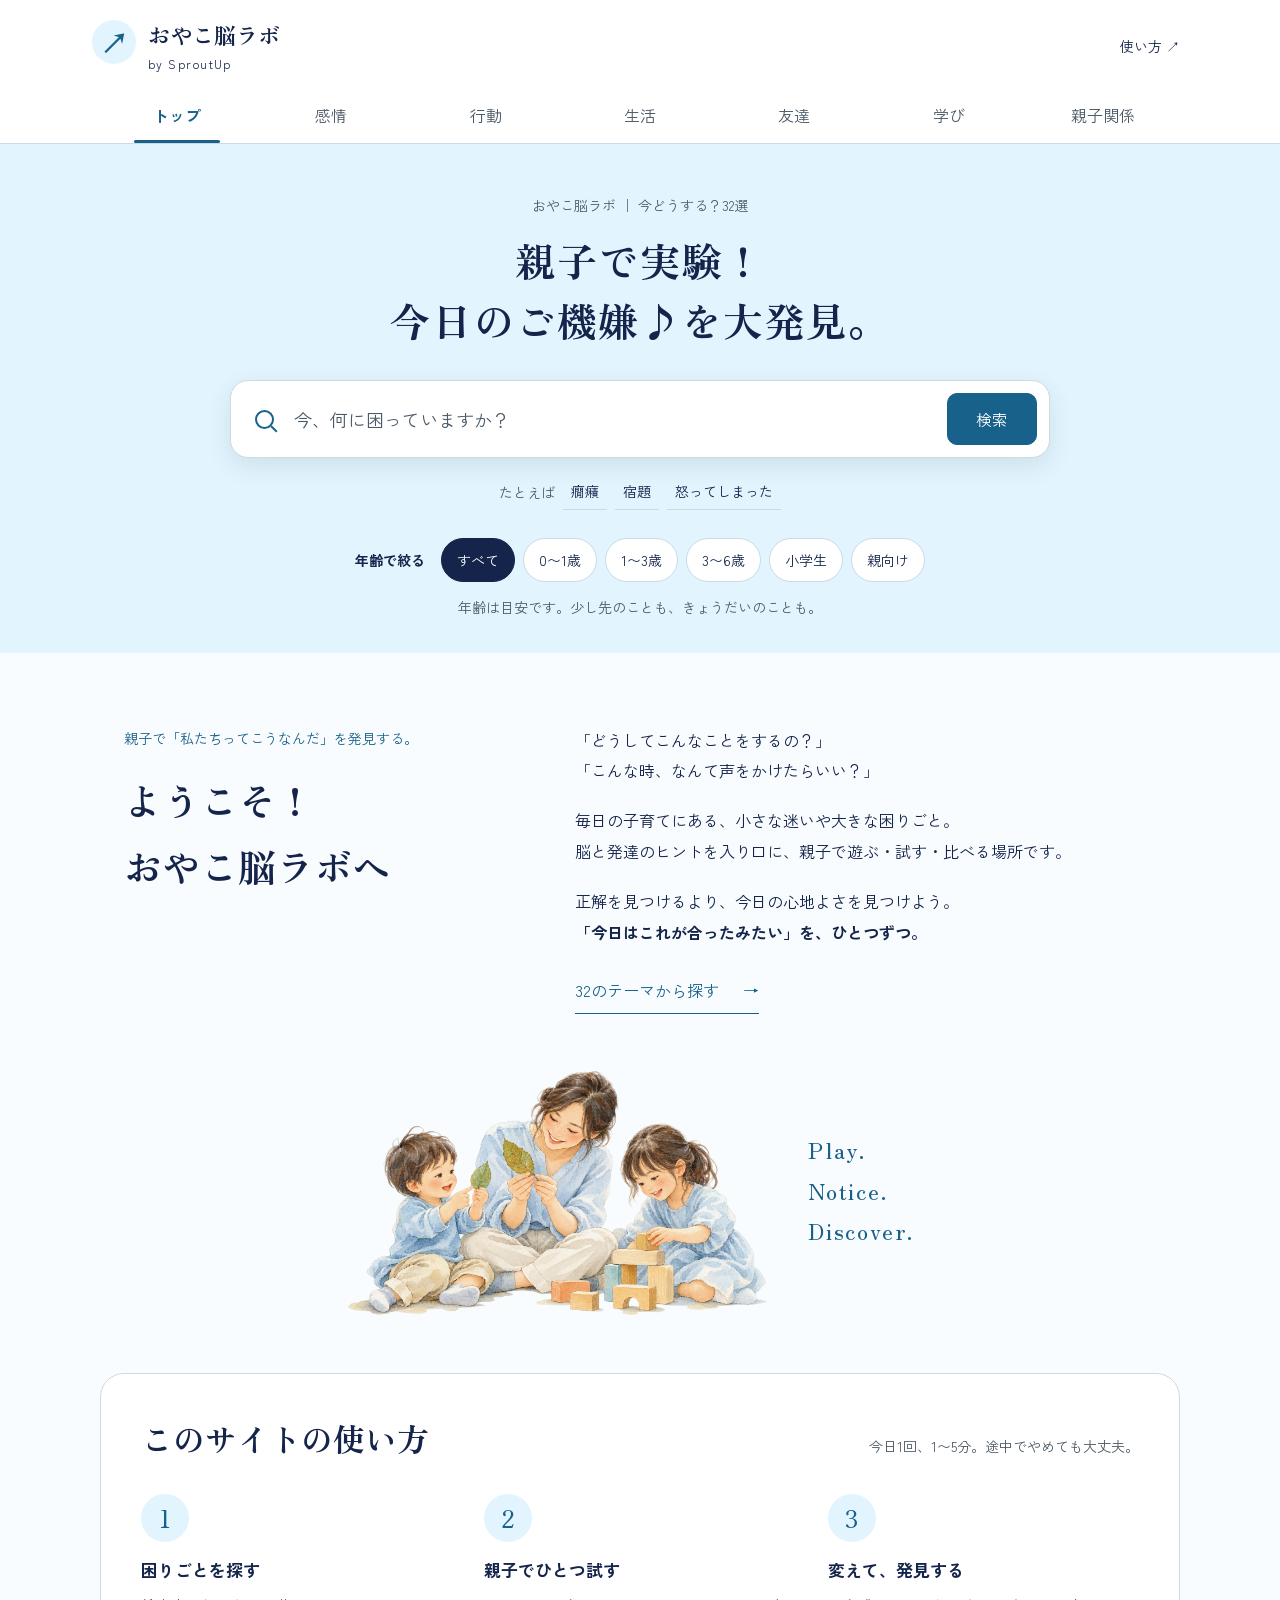
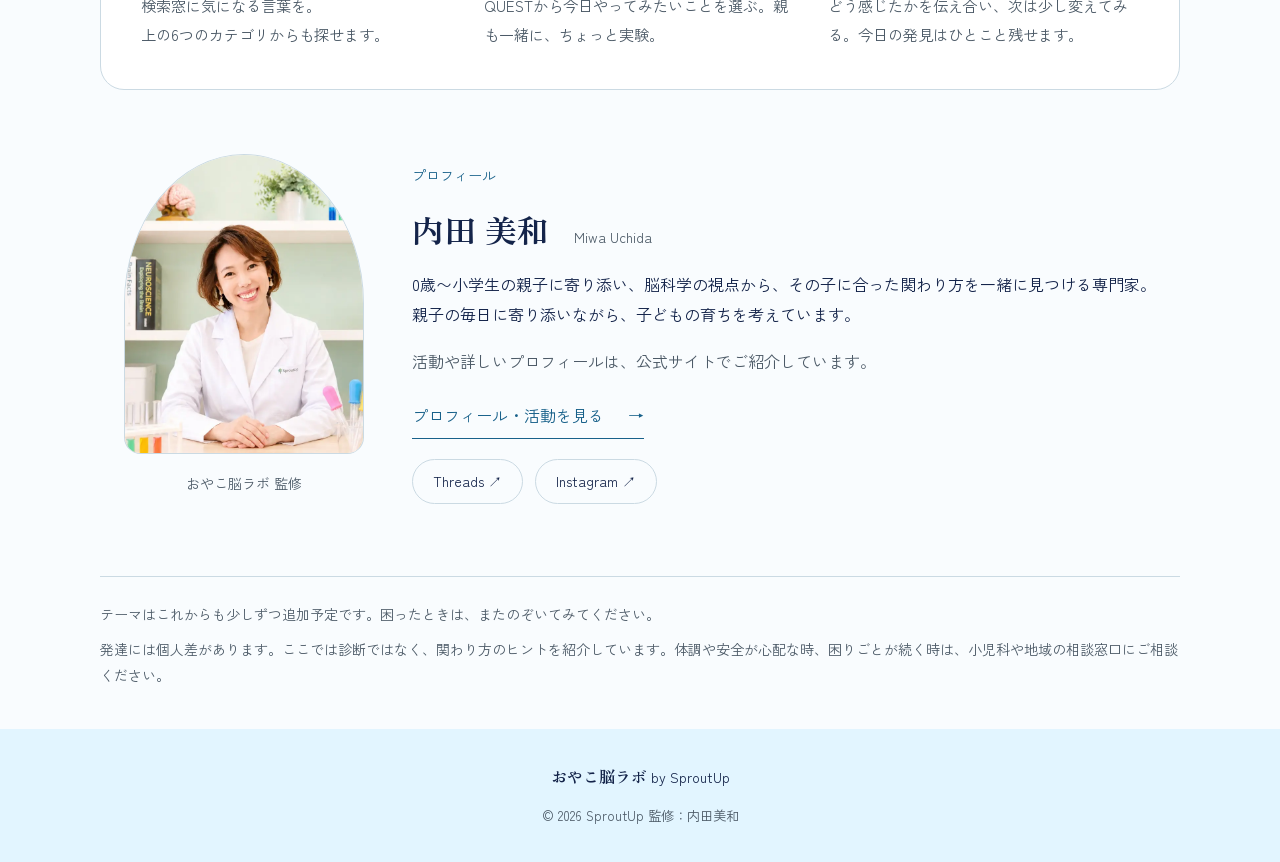
<file: index.html>
<!doctype html>
<html lang="ja">
<head>
  <meta name="robots" content="noindex, follow">
  <meta charset="utf-8">
  <meta name="viewport" content="width=device-width,initial-scale=1">
  <meta name="description" content="0歳から小学生まで。子育ての困った瞬間に、脳と発達の視点から今できることを探す、おやこ脳ラボ。">
  <title>おやこ脳ラボ by SproutUp</title>
  <link rel="preconnect" href="https://fonts.googleapis.com">
  <link rel="preconnect" href="https://fonts.gstatic.com" crossorigin>
  <link href="https://fonts.googleapis.com/css2?family=Zen+Kaku+Gothic+New:wght@400;500;700&family=Zen+Old+Mincho:wght@500;700&display=swap" rel="stylesheet">
  <link rel="stylesheet" href="tokens.css">
  <link rel="stylesheet" href="styles.css">
  <script src="themes.js" defer></script>
  <script src="quests.js" defer></script>
  <script src="quest-ui.js" defer></script>
  <script src="app.js" defer></script>
</head>
<body>
<a class="skip" href="#main">本文へ移動</a>
<header class="site-header">
  <div class="header-inner"><a class="brand" href="#home" aria-label="おやこ脳ラボ トップへ"><span class="brand-mark" aria-hidden="true">↗</span><span>おやこ脳ラボ<small>by SproutUp</small></span></a><a class="guide-link" href="#how">使い方 <span aria-hidden="true">↗</span></a></div>
  <nav class="nav" aria-label="テーマのカテゴリ"><a href="#home" data-category="home" aria-current="page">トップ</a><a href="#category=感情" data-category="感情">感情</a><a href="#category=行動" data-category="行動">行動</a><a href="#category=生活" data-category="生活">生活</a><a href="#category=友達" data-category="友達">友達</a><a href="#category=学び" data-category="学び">学び</a><a href="#category=親子関係" data-category="親子関係">親子関係</a></nav>
</header>
<main id="main">
  <section class="search-section" aria-labelledby="search-title">
    <div class="search-inner"><p class="intro-label">おやこ脳ラボ ｜ 今どうする？32選</p><h1 id="search-title"><span>親子で実験！</span><span>今日のご機嫌♪を大発見。</span></h1>
    <form id="search-form" role="search"><label class="sr-only" for="query">今、何に困っていますか？</label><div class="search-box"><span aria-hidden="true" class="search-icon"></span><input id="query" type="search" placeholder="今、何に困っていますか？" autocomplete="off"><button class="primary" type="submit">検索</button></div></form>
    <div class="examples"><span>たとえば</span><button data-search="癇癪">癇癪</button><button data-search="宿題">宿題</button><button data-search="怒ってしまった">怒ってしまった</button></div>
    <div class="age-row"><span class="filter-label">年齢で絞る</span><div id="ages" class="chips" role="group" aria-label="年齢で絞り込み"></div></div><p class="age-note">年齢は目安です。少し先のことも、きょうだいのことも。</p></div>
  </section>
  <section id="results" class="container results" hidden aria-labelledby="results-title"><div class="category-editorial" id="category-editorial" aria-hidden="true"></div><div class="result-head"><div><p class="muted" id="result-description"></p><h2 id="results-title" tabindex="-1">すべてのテーマ</h2></div><button id="reset" class="text-button">条件をリセット</button></div><p id="result-count" role="status" aria-live="polite"></p><div id="cards" class="card-grid"></div><div id="empty" class="empty" hidden><h3>ぴったりのテーマが見つかりませんでした</h3><p>言葉を短くするか、年齢やカテゴリの絞り込みを外してみてください。</p><button id="empty-reset" class="primary">すべてのテーマを見る</button></div></section>
  <div id="home-content" class="container">
    <section class="welcome" aria-labelledby="welcome-title"><div><p class="section-label">親子で「私たちってこうなんだ」を発見する。</p><h2 id="welcome-title">ようこそ！<br>おやこ脳ラボへ</h2></div><div class="welcome-copy"><p>「どうしてこんなことをするの？」<br>「こんな時、なんて声をかけたらいい？」</p><p>毎日の子育てにある、小さな迷いや大きな困りごと。<br>脳と発達のヒントを入り口に、親子で遊ぶ・試す・比べる場所です。</p><p>正解を見つけるより、今日の心地よさを見つけよう。<br><strong>「今日はこれが合ったみたい」を、ひとつずつ。</strong></p><a class="inline-link" href="#all">32のテーマから探す <span aria-hidden="true">→</span></a></div><div class="welcome-art"><img src="assets/parent-child-watercolor.png" alt="親子で葉っぱや積み木を見つめ、一緒に発見を楽しむ水彩イラスト" width="1536" height="1024" loading="lazy"><p>Play. Notice. Discover.</p></div></section>
    <section id="how" class="how" aria-labelledby="how-title"><div class="section-head"><h2 id="how-title">このサイトの使い方</h2><p>今日1回、1〜5分。途中でやめても大丈夫。</p></div><ol class="steps"><li><span class="step-no">1</span><h3>困りごとを探す</h3><p>検索窓に気になる言葉を。<br>上の6つのカテゴリからも探せます。</p></li><li><span class="step-no">2</span><h3>親子でひとつ試す</h3><p>QUESTから今日やってみたいことを選ぶ。親も一緒に、ちょっと実験。</p></li><li><span class="step-no">3</span><h3>変えて、発見する</h3><p>どう感じたかを伝え合い、次は少し変えてみる。今日の発見はひとこと残せます。</p></li></ol></section>
    <section id="profile" class="profile" aria-labelledby="profile-title"><div class="profile-label"><img class="profile-photo" src="assets/miwa-profile.webp" alt="内田美和" width="720" height="900" loading="lazy"><p>おやこ脳ラボ 監修</p></div><div><p class="section-label">プロフィール</p><h2 id="profile-title">内田 美和 <small>Miwa Uchida</small></h2><p>0歳〜小学生の親子に寄り添い、脳科学の視点から、その子に合った関わり方を一緒に見つける専門家。<br>親子の毎日に寄り添いながら、子どもの育ちを考えています。</p><p class="muted">活動や詳しいプロフィールは、公式サイトでご紹介しています。</p><a class="inline-link" href="profile.html">プロフィール・活動を見る <span aria-hidden="true">→</span></a><nav class="social-links" aria-label="内田美和のSNS"><a href="https://www.threads.com/@miwa_noiku" target="_blank" rel="noopener noreferrer">Threads ↗<span class="sr-only">（新しいタブ）</span></a><a href="https://www.instagram.com/miwa_noiku/" target="_blank" rel="noopener noreferrer">Instagram ↗<span class="sr-only">（新しいタブ）</span></a></nav></div></section>
  </div>
  <aside class="content-note container"><p>テーマはこれからも少しずつ追加予定です。困ったときは、またのぞいてみてください。</p><p>発達には個人差があります。ここでは診断ではなく、関わり方のヒントを紹介しています。体調や安全が心配な時、困りごとが続く時は、小児科や地域の相談窓口にご相談ください。</p></aside>
  <noscript><p class="container">テーマ検索・詳細表示にはJavaScriptを有効にしてください。</p></noscript>
</main>
<footer><p>おやこ脳ラボ <span>by SproutUp</span></p><small>© 2026 SproutUp 監修：内田美和</small></footer>
<dialog id="detail" aria-labelledby="detail-title"><div class="modal-toolbar"><span>おやこ脳ラボ ／ テーマノート</span><button id="close-detail" aria-label="詳細を閉じる">閉じる ×</button></div><article id="detail-body"></article></dialog>
</body></html>
</file>
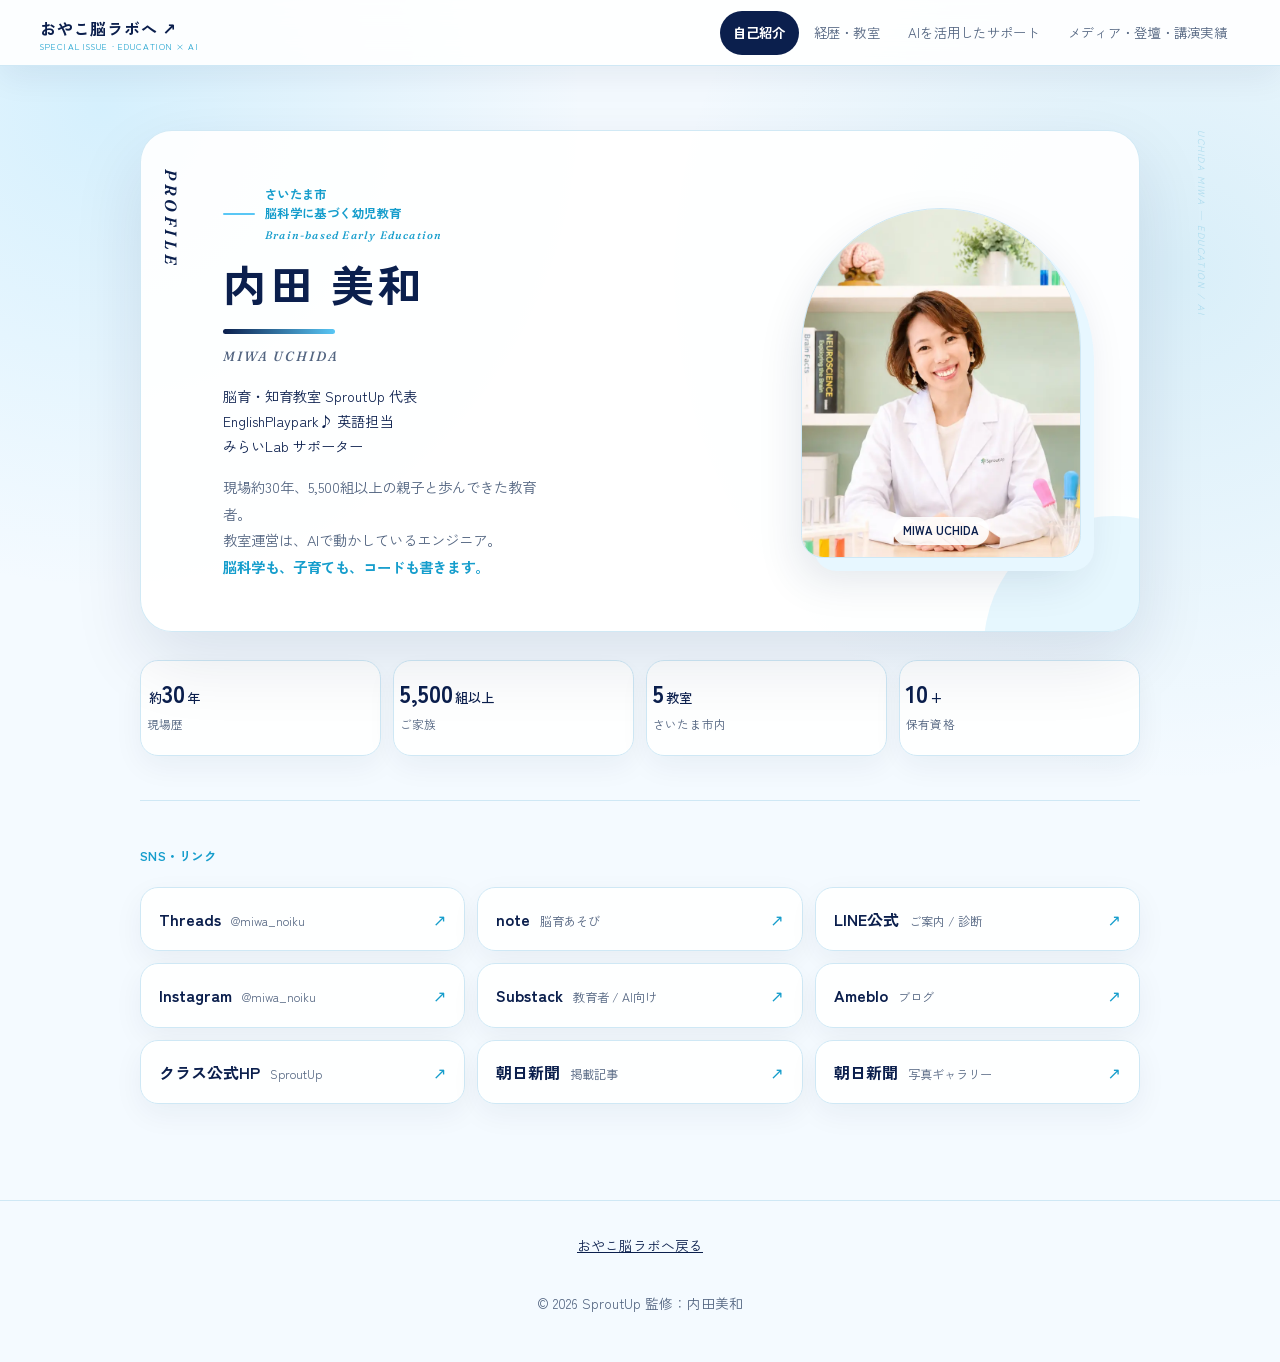
<file: profile.html>
<!DOCTYPE html>
<html lang="ja">
<head>
  <meta name="robots" content="noindex, follow">
<meta charset="UTF-8" />
<meta name="viewport" content="width=device-width, initial-scale=1, viewport-fit=cover" />
<title>内田美和｜プロフィール・活動</title>
<meta name="description" content="内田美和のプロフィール、教室、AIを活用したサポート、メディア・登壇・講演に関する活動紹介。" />
<link rel="preconnect" href="https://fonts.googleapis.com" />
<link rel="preconnect" href="https://fonts.gstatic.com" crossorigin />
<link href="https://fonts.googleapis.com/css2?family=Zen+Old+Mincho:wght@400;500;600;700;900&family=Zen+Kaku+Gothic+New:wght@400;500;700&family=Fraunces:ital,opsz,wght@0,9..144,400;0,9..144,600;1,9..144,400&display=swap" rel="stylesheet" />
<style>
  :root{
    --bg:#FFFFFF;--ink:#0B1F4D;--ink-soft:#6A675C;
    --pine:#0B1F4D;--pine-2:#2E6B4F;--kaki:#59C7F5;
    --photo:#F1EFE7;--line:#E7E4DB;--line-soft:#F0EEE7;
    --mincho:"Zen Old Mincho",serif;--sans:"Zen Kaku Gothic New",system-ui,sans-serif;--latin:"Fraunces",Georgia,serif;
    --head-h:66px;
  }
  *{box-sizing:border-box;}
  body{margin:0;background:var(--bg);color:var(--ink);font-family:var(--sans);line-height:1.9;font-feature-settings:"palt" 1;-webkit-font-smoothing:antialiased;}
  a{color:inherit;}
  ::selection{background:var(--pine);color:#fff;}
  .wrap{max-width:1120px;margin:0 auto;padding:0 40px;width:100%;}
  @media(max-width:640px){.wrap{padding:0 22px;}}

  /* header / tabs */
  header.top{position:sticky;top:0;z-index:60;height:var(--head-h);display:flex;align-items:center;justify-content:space-between;gap:18px;padding:0 40px;background:rgba(255,255,255,.9);backdrop-filter:blur(12px);border-bottom:1px solid var(--line);}
  @media(max-width:640px){header.top{padding:0 16px;}}
  .brand{font-family:var(--mincho);font-weight:700;font-size:1rem;letter-spacing:.05em;white-space:nowrap;}
  .brand b{color:var(--pine);}
  .tabs{display:flex;gap:2px;overflow-x:auto;scrollbar-width:none;-ms-overflow-style:none;min-width:0;overscroll-behavior-inline:contain;}
  .tabs::-webkit-scrollbar{display:none;}
  .tab{border:none;background:none;cursor:pointer;white-space:nowrap;font-family:var(--sans);font-size:.83rem;color:var(--ink-soft);letter-spacing:.02em;padding:10px 12px;position:relative;transition:color .2s;}
  .tab:hover{color:var(--ink);}
  .tab[aria-selected="true"]{color:var(--pine);font-weight:700;}
  .tab[aria-selected="true"]::after{content:"";position:absolute;left:12px;right:12px;bottom:-1px;height:2px;background:var(--pine);}
  .tab.lec[aria-selected="true"]{color:var(--kaki);}
  .tab.lec[aria-selected="true"]::after{background:var(--kaki);}
  @media(max-width:900px){.brand{font-size:.82rem;}.tab{font-size:.72rem;padding:8px 6px;}}

  /* panels */
  .panel{display:none;min-height:calc(100vh - var(--head-h));padding:56px 0 96px;}
  .panel.active{display:block;animation:fade .5s ease;}
  @keyframes fade{from{opacity:0;transform:translateY(10px);}to{opacity:1;transform:none;}}
  .eyebrow{font-family:var(--sans);font-size:.78rem;font-weight:700;letter-spacing:.04em;color:var(--pine);margin:0 0 18px;}
  .sec-title{font-family:var(--mincho);font-weight:600;font-size:clamp(1.55rem,4vw,2.4rem);line-height:1.4;letter-spacing:.03em;margin:0 0 30px;}
  .block{padding-top:44px;margin-top:44px;border-top:1px solid var(--line);}

  /* HOME */
  .home{display:grid;grid-template-columns:1.1fr .9fr;gap:52px;align-items:center;}
  @media(max-width:860px){.home{grid-template-columns:1fr;gap:30px;}}
  .home .kicker{font-family:var(--sans);font-size:.82rem;font-weight:700;letter-spacing:.02em;color:var(--pine);}
  .home h1{font-family:var(--mincho);font-weight:900;font-size:clamp(2.7rem,7.5vw,4.6rem);line-height:1.06;letter-spacing:.06em;margin:16px 0 8px;}
  .home .romaji{font-family:var(--sans);font-size:.85rem;color:var(--ink-soft);letter-spacing:.02em;}
  .home .role{font-size:.93rem;color:var(--pine);margin:20px 0 0;line-height:1.9;}
  .home .lead{color:var(--ink-soft);font-size:.94rem;margin:16px 0 0;max-width:40ch;}
  .home .lead b{color:var(--pine);}
  .home-photo{aspect-ratio:4/5;border-radius:4px;overflow:hidden;background:var(--photo);border:1px solid var(--line);display:flex;align-items:center;justify-content:center;position:relative;}
  .home-photo img{width:100%;height:100%;object-fit:cover;}
  .home-photo .ph{font-family:var(--latin);font-size:.8rem;color:var(--ink-soft);text-align:center;padding:0 16px;}
  .home-photo::before{content:"MIWA UCHIDA";position:absolute;left:14px;bottom:12px;font-family:var(--latin);font-style:italic;font-size:.72rem;color:var(--pine);background:rgba(255,255,255,.78);padding:3px 10px;border-radius:100px;}
  .ledger{display:grid;grid-template-columns:repeat(4,1fr);border-top:1px solid var(--line);border-bottom:1px solid var(--line);margin-top:44px;}
  @media(max-width:520px){.ledger{grid-template-columns:repeat(2,1fr);}}
  .ledger .cell{padding:20px 6px;border-right:1px solid var(--line);}
  .ledger .cell:last-child{border-right:none;}
  @media(max-width:520px){.ledger .cell:nth-child(2n){border-right:none;}.ledger .cell:nth-child(1),.ledger .cell:nth-child(2){border-bottom:1px solid var(--line);}}
  .ledger .num{font-family:var(--mincho);font-weight:700;font-size:1.5rem;line-height:1;color:var(--pine);}
  .ledger .num small{font-size:.82rem;margin-left:2px;font-weight:500;}
  .ledger .lbl{font-family:var(--sans);font-size:.74rem;letter-spacing:.02em;color:var(--ink-soft);margin-top:8px;}
  .reach{display:grid;grid-template-columns:repeat(2,1fr);border:1px solid var(--line);margin-bottom:22px;}
  @media(max-width:520px){.reach{grid-template-columns:1fr;}}
  .reach .rc{padding:22px;border-right:1px solid var(--line);}
  .reach .rc:last-child{border-right:none;}
  @media(max-width:520px){.reach .rc{border-right:none;border-bottom:1px solid var(--line);}.reach .rc:last-child{border-bottom:none;}}
  .reach .big{font-family:var(--mincho);font-weight:700;font-size:1.5rem;color:var(--pine);line-height:1;}
  .reach .cap{font-size:.8rem;color:var(--ink-soft);margin-top:8px;}
  .sns{display:grid;grid-template-columns:repeat(3,1fr);border-top:1px solid var(--line);border-left:1px solid var(--line);}
  @media(max-width:640px){.sns{grid-template-columns:1fr;}}
  .sns a{text-decoration:none;padding:16px 18px;border-right:1px solid var(--line);border-bottom:1px solid var(--line);display:flex;align-items:baseline;gap:10px;transition:.2s;}
  .sns a:hover{background:var(--line-soft);color:var(--pine);}
  .sns .name{font-family:var(--mincho);font-weight:600;font-size:1rem;}
  .sns .handle{font-family:var(--sans);font-size:.76rem;color:var(--ink-soft);}
  .sns .arrow{margin-left:auto;font-family:var(--latin);color:var(--kaki);}

  /* profile */
  .prof{display:grid;grid-template-columns:220px 1fr;gap:44px;align-items:start;}
  @media(max-width:820px){.prof{grid-template-columns:1fr;gap:26px;}}
  .prof-photo{aspect-ratio:3/4;border-radius:4px;overflow:hidden;background:var(--photo);border:1px solid var(--line);display:flex;align-items:center;justify-content:center;}
  .prof-photo img{width:100%;height:100%;object-fit:cover;}
  .prof-photo .ph{font-family:var(--latin);font-size:.74rem;color:var(--ink-soft);text-align:center;padding:0 12px;}
  .bio p{margin:0 0 16px;font-size:.96rem;color:#2f2e27;max-width:62ch;}
  .bio p:first-child{font-family:var(--mincho);font-size:1.1rem;line-height:1.85;}
  .bio b{color:var(--pine);}
  .cred{display:grid;grid-template-columns:1fr 1fr;gap:6px 40px;margin-top:22px;padding-top:22px;border-top:1px solid var(--line);}
  @media(max-width:560px){.cred{grid-template-columns:1fr;}}
  .cred h4{font-family:var(--sans);font-size:.75rem;font-weight:700;letter-spacing:.02em;color:var(--kaki);margin:0 0 6px;grid-column:1 / -1;}
  .cred ul{list-style:none;margin:0;padding:0;}
  .cred li{font-size:.86rem;padding:4px 0;color:#3a392f;display:flex;gap:8px;}
  .cred li::before{content:"—";color:var(--pine);}

  /* faq */
  .faq details{border-bottom:1px solid var(--line);}
  .faq details:first-of-type{border-top:1px solid var(--line);}
  .faq summary{cursor:pointer;list-style:none;padding:18px 44px 18px 0;position:relative;font-family:var(--mincho);font-weight:600;font-size:1.05rem;line-height:1.6;transition:color .2s;}
  .faq summary:hover{color:var(--pine);}
  .faq summary::-webkit-details-marker{display:none;}
  .faq summary::after{content:"";position:absolute;right:6px;top:26px;width:11px;height:11px;border-right:1.5px solid var(--pine);border-bottom:1.5px solid var(--pine);transform:rotate(45deg);transition:transform .3s;}
  .faq details[open] summary::after{transform:rotate(-135deg);}
  .faq .qmark{font-family:var(--latin);font-style:italic;color:var(--kaki);margin-right:10px;}
  .faq .ans{padding:0 44px 22px 0;color:#3a392f;font-size:.94rem;max-width:66ch;}

  /* programs */
  .prog{display:grid;grid-template-columns:120px 130px 1fr;gap:28px;padding:22px 0;border-bottom:1px solid var(--line);align-items:center;}
  .prog:last-child{border-bottom:none;}
  @media(max-width:820px){.prog{grid-template-columns:100px minmax(0,1fr);gap:18px;align-items:center;}}
  @media(max-width:560px){.prog{grid-template-columns:1fr;gap:10px;}}
  .prog-photo{aspect-ratio:1;border-radius:4px;overflow:hidden;background:var(--photo);border:1px solid var(--line);display:flex;align-items:center;justify-content:center;}
  .prog-photo img{width:100%;height:100%;object-fit:cover;display:block;filter:saturate(.92) contrast(.98);}
  .prog-photo .ph{font-family:var(--latin);font-size:.62rem;color:var(--ink-soft);}
  @media(max-width:820px){.prog-head{grid-column:auto;min-width:0;}.prog>div:last-child{grid-column:1 / -1;min-width:0;}}
  .prog .tag{font-family:var(--sans);font-size:.72rem;font-weight:700;letter-spacing:.02em;color:var(--kaki);}
  .prog h3{font-family:var(--mincho);font-weight:700;font-size:1.3rem;letter-spacing:.05em;margin:5px 0 0;}
  .prog .meta{font-family:var(--sans);font-size:.78rem;color:var(--ink-soft);margin-top:4px;}
  .prog p{margin:0 0 9px;font-size:.9rem;color:#33322b;}
  .prog p{overflow-wrap:anywhere;word-break:normal;}
  .chips{display:flex;flex-wrap:wrap;gap:6px;}
  .chip{font-size:.72rem;background:var(--line-soft);color:var(--pine);padding:4px 10px;border-radius:100px;}

  /* LECTURE */
  .lec-kicker{font-family:var(--sans);font-size:.78rem;font-weight:700;letter-spacing:.02em;color:var(--kaki);margin:0 0 14px;}
  .lec-kicker{display:flex;align-items:center;gap:14px;}
  .lec-kicker::after{content:"";width:48px;height:1px;background:var(--kaki);}
  .lecture-head{display:grid;grid-template-columns:minmax(0,1.05fr) minmax(300px,.8fr);gap:48px;align-items:center;margin-bottom:36px;}
  .lecture-head .lec-lead{margin-bottom:0;}
  .chapter-art{aspect-ratio:4/3;overflow:hidden;border:1px solid var(--line);background:#f7f4ec;box-shadow:16px 16px 0 var(--line-soft);}
  .chapter-art img{width:100%;height:100%;object-fit:cover;display:block;filter:saturate(.9) contrast(.98);}
  .lec-title{font-family:var(--mincho);font-weight:700;font-size:clamp(2rem,5.5vw,3.2rem);line-height:1.3;letter-spacing:.04em;margin:0 0 20px;}
  .lec-lead{font-family:var(--mincho);font-size:clamp(1.05rem,2.4vw,1.35rem);line-height:1.9;color:#2f2e27;max-width:54ch;margin:0 0 40px;}
  .lec-lead b{color:var(--pine);}
  .lcards{display:grid;grid-template-columns:repeat(3,1fr);gap:20px;}
  @media(max-width:820px){.lcards{grid-template-columns:1fr;gap:14px;}}
  .lcard{border:1px solid var(--line);border-radius:6px;padding:24px 22px 20px;background:#fff;cursor:pointer;transition:.2s;display:flex;flex-direction:column;}
  .lcard:hover{border-color:var(--kaki);transform:translateY(-3px);box-shadow:0 12px 30px -18px rgba(26,26,22,.4);}
  .lcard .n{font-family:var(--sans);font-size:.78rem;font-weight:600;color:var(--ink-soft);}
  .lcard h4{font-family:var(--mincho);font-weight:700;font-size:1.2rem;letter-spacing:.03em;margin:8px 0 10px;}
  .lcard p{margin:0 0 16px;font-size:.9rem;color:#536581;line-height:1.85;}
  .lcard .tap{margin-top:auto;font-size:.76rem;color:var(--kaki);font-weight:700;display:flex;align-items:center;gap:5px;}
  .lcard .tap::after{content:"↗";font-family:var(--latin);}
  .lnote{margin-top:28px;padding:18px 22px;background:var(--line-soft);border-radius:6px;font-size:.9rem;color:#3a392f;}
  .lnote b{color:var(--pine);font-family:var(--mincho);}
  .manifesto{display:grid;grid-template-columns:auto 1fr;gap:24px;align-items:start;margin:-8px 0 34px;padding:20px 0;border-top:1px solid var(--pine);border-bottom:1px solid var(--line);}
  .manifesto .mark{font-family:var(--latin);font-style:italic;font-size:2rem;line-height:1;color:var(--kaki);}
  .manifesto p{font-family:var(--mincho);font-size:clamp(1.08rem,2.1vw,1.45rem);line-height:1.75;margin:0;max-width:34ch;}
  .four-grid{grid-template-columns:repeat(2,1fr);gap:0;counter-reset:feature;}
  .four-grid .lcard{min-height:230px;padding:26px 32px 24px 0;}
  .four-grid .lcard:nth-child(even){padding-left:32px;border-left:1px solid var(--line);}
  .four-grid .lcard:nth-child(n+3){border-top:1px solid var(--line);}
  .four-grid .lcard:nth-child(3){border-left:0;}
  .four-grid .lcard h4{font-size:1.34rem;}

  /* guide block (はじめての設定) */
  .guide-steps{display:grid;gap:26px;}
  .gstep{display:grid;grid-template-columns:40px 1fr;gap:16px;padding-top:22px;border-top:1px solid var(--line);}
  .gstep:first-child{padding-top:0;border-top:none;}
  .gstep .gnum{font-family:var(--mincho);font-weight:700;font-size:1.1rem;color:var(--kaki);}
  .gstep h4{font-family:var(--mincho);font-weight:700;font-size:1.08rem;letter-spacing:.02em;margin:0 0 8px;}
  .gstep p{margin:0 0 10px;font-size:.92rem;color:#3a392f;max-width:60ch;}
  .gstep ul{list-style:none;margin:8px 0 10px;padding:0;}
  .gstep li{font-size:.92rem;color:#3a392f;padding:3px 0;display:flex;gap:8px;}
  .gstep li::before{content:"—";color:var(--pine);flex:0 0 auto;}
  .gprompt{white-space:pre-wrap;font-family:var(--sans);font-size:.88rem;line-height:1.85;color:#2f2e27;background:var(--line-soft);border:1px solid var(--line);border-radius:8px;padding:16px 18px;margin:10px 0 0;}
  .gcopy{margin-top:10px;font-family:var(--sans);font-size:.78rem;font-weight:700;color:#fff;background:var(--pine);border:none;border-radius:100px;padding:6px 14px;cursor:pointer;transition:.2s;}
  .gcopy:hover{background:var(--pine-2);}
  .gcopy.done{background:var(--kaki);}
  @media(max-width:560px){.gstep{grid-template-columns:28px 1fr;gap:10px;}}

  /* MODAL */
  .modal{position:fixed;inset:0;z-index:100;display:none;}
  .modal.open{display:block;}
  .modal-bg{position:absolute;inset:0;background:rgba(20,19,15,.5);backdrop-filter:blur(3px);animation:fade .25s ease;}
  .modal-card{position:absolute;left:50%;top:50%;transform:translate(-50%,-50%);width:min(680px,92vw);max-height:88vh;overflow-y:auto;background:#fff;border-radius:10px;padding:38px 40px 34px;box-shadow:0 30px 80px -20px rgba(20,19,15,.5);animation:pop .3s cubic-bezier(.2,.7,.2,1);}
  @media(max-width:640px){.modal-card{padding:30px 24px 26px;}}
  @keyframes pop{from{opacity:0;transform:translate(-50%,-46%) scale(.97);}to{opacity:1;transform:translate(-50%,-50%) scale(1);}}
  .modal-x{position:absolute;right:18px;top:16px;width:34px;height:34px;border:1px solid var(--line);background:#fff;border-radius:50%;font-size:1.1rem;color:var(--ink-soft);cursor:pointer;line-height:1;transition:.2s;}
  .modal-x:hover{background:var(--ink);color:#fff;border-color:var(--ink);}
  .m-kicker{font-family:var(--sans);font-size:.82rem;font-weight:700;color:var(--kaki);margin:0 0 4px;}
  .m-title{font-family:var(--mincho);font-weight:700;font-size:1.5rem;letter-spacing:.03em;margin:0 0 16px;}
  .m-body{font-size:.95rem;color:#33322b;line-height:1.95;margin:0 0 22px;}
  .m-fig{margin:0 0 24px;border:1px solid var(--line);border-radius:8px;padding:16px;background:#FCFBF8;}
  .m-fig svg{display:block;width:100%;height:auto;}
  .m-plabel{display:flex;align-items:center;justify-content:space-between;margin-bottom:8px;}
  .m-plabel span{font-family:var(--sans);font-size:.75rem;font-weight:700;letter-spacing:.02em;color:var(--pine);}
  .m-copy{font-family:var(--sans);font-size:.8rem;font-weight:700;color:#fff;background:var(--pine);border:none;border-radius:100px;padding:7px 16px;cursor:pointer;transition:.2s;}
  .m-copy:hover{background:var(--pine-2);}
  .m-copy.done{background:var(--kaki);}
  .m-prompt{white-space:pre-wrap;font-family:var(--sans);font-size:.9rem;line-height:1.85;color:#2f2e27;background:var(--line-soft);border:1px solid var(--line);border-radius:8px;padding:18px 20px;margin:0;}
  .m-hint{font-size:.8rem;color:var(--ink-soft);margin:12px 0 0;}
  .m-hint b{color:var(--kaki);}

  /* slide nav */
  .counter{position:fixed;right:22px;bottom:18px;z-index:40;font-family:var(--latin);font-style:italic;font-size:.8rem;color:var(--ink-soft);background:#fff;border:1px solid var(--line);padding:6px 14px;border-radius:100px;}
  .arrows{position:fixed;right:22px;bottom:56px;z-index:40;display:flex;gap:6px;}
  .arrows button{width:38px;height:38px;border:1px solid var(--line);background:#fff;border-radius:50%;cursor:pointer;font-size:1rem;color:var(--pine);transition:.2s;}
  .arrows button:hover{background:var(--pine);color:#fff;border-color:var(--pine);}
  @media(max-width:640px){.arrows{display:none;}}

  @media(prefers-reduced-motion:reduce){*{animation:none !important;transition:none !important;}}
  :focus-visible{outline:2px solid var(--pine);outline-offset:2px;}

  /* editorial polish */
  body::before{content:"";position:fixed;inset:0;pointer-events:none;z-index:-1;background:linear-gradient(90deg,transparent calc(50% - .5px),rgba(31,74,56,.035) 50%,transparent calc(50% + .5px));}
  .panel>.wrap{position:relative;}
  .panel>.wrap::after{content:"UCHIDA MIWA — EDUCATION / AI";position:absolute;right:0;top:0;writing-mode:vertical-rl;font-family:var(--latin);font-style:italic;font-size:.58rem;letter-spacing:.17em;color:#b5b0a4;transform:translateX(30px);}
  .home h1,.lec-title,.sec-title{text-wrap:balance;}
  .brand::after{content:"SPECIAL ISSUE · EDUCATION × AI";display:block;font:italic .54rem var(--latin);letter-spacing:.13em;color:var(--kaki);margin-top:-3px;}
  .home h1{position:relative;}
  .home h1::after{content:"";display:block;width:64px;height:3px;background:var(--kaki);margin-top:22px;}
  .home-photo{box-shadow:24px 24px 0 var(--line-soft);}
  .home-photo::after{content:"01";position:absolute;right:14px;top:10px;font-family:var(--latin);font-style:italic;color:rgba(31,74,56,.48);font-size:1.8rem;}
  .lec-title{max-width:18ch;}
  .panel[id^="ai"] .wrap::before,#grow .wrap::before{content:attr(data-part);position:absolute;right:12px;top:-54px;font-family:var(--latin);font-style:italic;font-size:clamp(7rem,18vw,13rem);line-height:1;color:rgba(31,74,56,.045);pointer-events:none;}
  .lcard{border-width:0 0 1px 0;border-radius:0;padding:26px 18px 24px 0;position:relative;box-shadow:none;}
  .lcard::before{content:"";position:absolute;left:0;top:0;width:0;height:2px;background:var(--kaki);transition:width .28s ease;}
  .lcard:hover{transform:none;box-shadow:none;border-color:var(--line);}
  .lcard:hover::before,.lcard:focus-visible::before{width:100%;}
  .lcard+.lcard{padding-left:22px;border-left:1px solid var(--line);}
  .lnote{border-radius:0;border-left:3px solid var(--pine);padding:19px 24px;}
  .view-toggle{flex:0 0 auto;border:1px solid var(--line);background:#fff;color:var(--pine);border-radius:100px;padding:7px 12px;font:700 .72rem var(--sans);cursor:pointer;white-space:nowrap;}
  .view-toggle:hover{border-color:var(--pine);}
  .progress{position:fixed;left:0;bottom:0;height:2px;background:var(--kaki);z-index:70;width:16.666%;transition:width .3s ease;}
  .modal-card{border-top:4px solid var(--kaki);}

  /* projection mode: keeps lecture panels on one screen */
  body.presenting{overflow:hidden;}
  body.presenting .panel{height:calc(100vh - var(--head-h));min-height:0;padding:clamp(24px,4vh,46px) 0 58px;overflow:auto;}
  body.presenting .panel.active{display:flex;align-items:center;}
  body.presenting .panel>.wrap{max-width:1180px;}
  body.presenting .lec-title{font-size:clamp(2.4rem,5.2vw,4.6rem);margin-bottom:12px;}
  body.presenting .lec-lead{font-size:clamp(1rem,1.8vw,1.3rem);line-height:1.7;margin-bottom:clamp(20px,3vh,34px);}
  body.presenting .lecture-head{grid-template-columns:1.12fr .68fr;gap:38px;margin-bottom:20px;}
  body.presenting .lecture-head .lec-lead{margin-bottom:0;}
  body.presenting .lcard{padding-top:18px;padding-bottom:16px;}
  body.presenting .lcard p{line-height:1.65;}
  body.presenting .lnote{margin-top:20px;padding-top:12px;padding-bottom:12px;}
  body.presenting .home{gap:7vw;}
  body.presenting .manifesto{margin-bottom:18px;padding:10px 0;}
  body.presenting .manifesto .mark{font-size:2.1rem;}
  body.presenting .manifesto p{font-size:1.08rem;line-height:1.55;}
  body.presenting .four-grid .lcard{min-height:0;padding-top:13px;padding-bottom:12px;}
  body.presenting .four-grid .lcard h4{margin:4px 0 6px;font-size:1.1rem;}
  body.presenting .four-grid .lcard p{margin-bottom:8px;font-size:.82rem;}

  @media(max-width:1080px){
    .panel>.wrap::after{display:none;}
    .view-toggle{display:none;}
  }
  @media(max-width:820px){
    body::before{display:none;}
    .home-photo{box-shadow:12px 12px 0 var(--line-soft);}
    .lcard+.lcard{padding-left:0;border-left:0;}
    .four-grid{grid-template-columns:1fr;}
    .four-grid .lcard,.four-grid .lcard:nth-child(even){min-height:0;padding:22px 0;border-left:0;border-top:1px solid var(--line);}
    .four-grid .lcard:first-child{border-top:0;}
    .manifesto{grid-template-columns:44px 1fr;gap:14px;}
    .lecture-head{grid-template-columns:1fr;gap:24px;margin-bottom:30px;}
    .chapter-art{width:min(100%,560px);box-shadow:10px 10px 0 var(--line-soft);}
    .panel[id^="ai"] .wrap::before,#grow .wrap::before{right:22px;top:-28px;font-size:7rem;}
  }
  @media(max-width:640px){
    header.top{gap:10px;}
    .brand{max-width:132px;line-height:1.35;}
    .tabs{scroll-snap-type:x proximity;}
    .tab{scroll-snap-align:center;}
    .panel{padding-top:38px;}
    .home h1::after{margin-top:16px;}
    .progress{display:none;}
    .counter{right:14px;bottom:12px;}
    .brand::after{display:none;}
  }
  /* Navy × sky-blue visual system */
  :root{
    --bg:#F4FAFF;
    --ink:#0B1F4D;
    --ink-soft:#536581;
    --pine:#159DCC;
    --pine-2:#087CA7;
    --kaki:#59C7F5;
    --photo:#E7F7FF;
    --line:#CFE8F5;
    --line-soft:#EDF8FE;
    --mincho:"Zen Kaku Gothic New",system-ui,sans-serif;
    --sans:"Zen Kaku Gothic New",system-ui,sans-serif;
    --latin:"Zen Kaku Gothic New",system-ui,sans-serif;
  }
  body{
    background:
      radial-gradient(circle at 8% 8%,rgba(89,199,245,.20),transparent 30rem),
      radial-gradient(circle at 92% 20%,rgba(21,157,204,.12),transparent 32rem),
      var(--bg);
    color:var(--ink);
  }
  body::before{background:none;}
  ::selection{background:var(--ink);color:#fff;}
  header.top{background:rgba(255,255,255,.9);border-color:var(--line);box-shadow:0 10px 34px rgba(11,31,77,.07);}
  .brand{font-weight:700;color:var(--ink);}.brand b{color:var(--pine);}
  .brand::after{color:var(--pine);font-style:normal;}
  .tab{border-radius:999px;padding:9px 13px;}
  .tab:hover{background:var(--line-soft);color:var(--ink);}
  .tab[aria-selected="true"],.tab.lec[aria-selected="true"]{background:var(--ink);color:#fff;}
  .tab[aria-selected="true"]::after,.tab.lec[aria-selected="true"]::after{display:none;}
  .panel{padding-top:64px;}
  .panel>.wrap::after{color:rgba(21,157,204,.25);}
  .panel[id^="ai"] .wrap::before,#grow .wrap::before{color:rgba(89,199,245,.10);}
  .eyebrow,.home .kicker{color:var(--pine);}
  .lec-kicker,.m-kicker,.gstep .gnum{color:var(--pine);}
  .sec-title,.lec-title,.home h1,.lcard h4,.gstep h4{color:var(--ink);font-weight:700;}
  .home h1::after{width:112px;height:5px;border-radius:99px;background:linear-gradient(90deg,var(--ink),var(--kaki));}
  .home-photo,.prof-photo,.prog-photo,.chapter-art{border-radius:24px;border:1px solid var(--line);box-shadow:0 22px 52px rgba(11,31,77,.12);}
  .home-photo{box-shadow:18px 18px 0 var(--photo),0 22px 52px rgba(11,31,77,.1);}
  .chapter-art{aspect-ratio:16/9;background:#fff;box-shadow:16px 16px 0 var(--photo),0 20px 48px rgba(11,31,77,.1);}
  .chapter-art img,.prog-photo img{filter:saturate(1.02) contrast(1);}
  .ledger,.reach,.sns{border:0;gap:12px;background:transparent;}
  .ledger .cell,.reach .rc,.sns a{border:1px solid var(--line)!important;border-radius:18px;background:rgba(255,255,255,.9);box-shadow:0 10px 30px rgba(11,31,77,.055);}
  .ledger .num,.reach .big{color:var(--ink);}
  .sns .arrow,.cred h4,.prog .tag{color:var(--pine);}
  .sns a:hover{background:var(--photo);color:var(--ink);transform:translateY(-2px);}
  .manifesto{border:0;border-radius:22px;padding:24px 28px;background:linear-gradient(135deg,#fff,#E7F7FF);box-shadow:0 14px 38px rgba(11,31,77,.07);}
  .manifesto .mark{color:var(--kaki);}
  .lcards{gap:18px;}
  .lcard,.four-grid .lcard{border:1px solid var(--line)!important;border-radius:20px;padding:24px!important;background:rgba(255,255,255,.94);box-shadow:0 12px 34px rgba(11,31,77,.06);}
  .lcard::before{display:none;}
  .lcard:hover{border-color:var(--kaki)!important;transform:translateY(-4px);box-shadow:0 20px 44px rgba(11,31,77,.12);}
  .lcard .n,.lcard .tap{color:var(--pine);}
  .lnote{border:0;border-radius:18px;background:linear-gradient(135deg,#DFF5FF,#F5FBFF);color:var(--ink);}
  .lnote b,.lec-lead b,.bio b{color:var(--pine);}
  .chip{background:var(--photo);color:var(--ink);}
  .guide-steps{gap:16px;}
  .gstep{border:1px solid var(--line);border-radius:18px;padding:22px!important;background:#fff;box-shadow:0 10px 30px rgba(11,31,77,.05);}
  .gprompt,.m-prompt,.m-fig{background:var(--line-soft);border-color:var(--line);}
  .gcopy,.m-copy{background:linear-gradient(90deg,var(--ink),var(--pine));}
  .faq details{border:1px solid var(--line)!important;border-radius:16px;padding:0 20px;margin:10px 0;background:#fff;}
  .modal-bg{background:rgba(11,31,77,.52);}
  .modal-card{border:0;border-top:5px solid var(--kaki);border-radius:24px;box-shadow:0 34px 90px rgba(11,31,77,.34);}
  .view-toggle,.counter,.arrows button{border-color:var(--line);color:var(--ink);}
  .view-toggle:hover,.arrows button:hover{background:var(--ink);border-color:var(--ink);color:#fff;}
  .progress{height:4px;background:linear-gradient(90deg,var(--ink),var(--pine),var(--kaki));}
  .robot-callout{display:flex;align-items:center;gap:18px;margin-top:22px;padding:14px 20px 14px 14px;border:1px solid var(--line);border-radius:22px;background:#fff;box-shadow:0 12px 34px rgba(11,31,77,.07);}
  .robot-callout img{width:116px;height:116px;object-fit:cover;border-radius:18px;flex:0 0 auto;}
  .robot-callout strong{display:block;color:var(--ink);font-size:1rem;margin-bottom:4px;}
  .robot-callout span{display:block;color:var(--ink-soft);font-size:.86rem;line-height:1.7;}
  @media(max-width:640px){
    .panel{padding-top:38px;}
    .home-photo,.prof-photo,.prog-photo,.chapter-art{border-radius:18px;}
    .lcard,.four-grid .lcard{border-radius:17px;}
    .robot-callout img{width:88px;height:88px;}
  }

  /* Editorial profile hero */
  #home .wrap{max-width:1080px;}
  .home{
    position:relative;
    grid-template-columns:minmax(0,1fr) 300px;
    gap:54px;
    padding:54px 58px 50px 82px;
    border:1px solid rgba(207,232,245,.95);
    border-radius:32px;
    background:rgba(255,255,255,.92);
    box-shadow:0 28px 70px rgba(11,31,77,.11);
    overflow:hidden;
  }
  .home::before{
    content:"PROFILE";
    position:absolute;
    left:22px;
    top:38px;
    writing-mode:vertical-rl;
    color:var(--ink);
    font:italic 600 1.02rem/1 "Fraunces",Georgia,serif;
    letter-spacing:.22em;
  }
  .home::after{
    content:"";
    position:absolute;
    width:260px;height:260px;
    right:-105px;bottom:-145px;
    border-radius:50%;
    background:rgba(89,199,245,.14);
    pointer-events:none;
  }
  .home>div:first-child{position:relative;z-index:1;}
  .home .kicker{
    display:inline-flex;
    align-items:center;
    gap:10px;
    margin:0;
    font-size:.78rem;
    line-height:1.55;
    letter-spacing:.03em;
    text-align:left;
  }
  .home .kicker::before{content:"";width:32px;height:2px;background:var(--kaki);border-radius:99px;}
  .home .kicker em{display:block;margin-top:4px;font:italic 500 .68rem/1.4 "Fraunces",Georgia,serif;letter-spacing:.11em;color:var(--pine);}
  .home h1{font-size:clamp(2rem,3.4vw,2.75rem);margin:18px 0 6px;letter-spacing:.06em;}
  .home .romaji{font:italic 500 .84rem/1.4 "Fraunces",Georgia,serif;letter-spacing:.14em;text-transform:uppercase;}
  .home .role{margin-top:18px;font-size:.88rem;line-height:1.75;color:var(--ink);}
  .home .lead{font-size:.9rem;line-height:1.85;margin-top:16px;}
  .home-photo{
    width:280px;
    aspect-ratio:4/5;
    justify-self:end;
    border-radius:150px 150px 24px 24px;
    box-shadow:13px 13px 0 var(--photo),0 20px 45px rgba(11,31,77,.12);
    z-index:1;
  }
  .home-photo img{object-position:center center;}
  .home-photo::before{
    left:50%;bottom:12px;transform:translateX(-50%);
    color:var(--ink);background:rgba(255,255,255,.88);
    white-space:nowrap;font-style:normal;font-weight:700;
  }
  .home-photo::after{content:"MIWA";right:18px;top:17px;color:rgba(11,31,77,.32);font-size:.85rem;letter-spacing:.12em;}
  #home .ledger{margin-top:28px;}
  @media(max-width:760px){
    .home{
      grid-template-columns:1fr;
      gap:26px;
      padding:36px 26px 34px 52px;
      text-align:center;
    }
    .home::before{left:16px;top:28px;}
    .home .kicker{justify-content:center;}
    .home h1{font-size:2rem;margin-top:14px;}
    .home h1::after{margin:15px auto 0;}
    .home .lead{max-width:34ch;margin-left:auto;margin-right:auto;}
    .home-photo{
      grid-row:1;
      width:160px;
      justify-self:center;
      border-radius:90px 90px 18px 18px;
      box-shadow:9px 9px 0 var(--photo),0 16px 32px rgba(11,31,77,.1);
    }
    .home-photo::before{font-size:.62rem;bottom:8px;}
    .home-photo::after{display:none;}
  }
  @media(max-width:420px){
    .home{padding:30px 20px 30px 42px;border-radius:24px;}
    .home-photo{width:148px;}
    .home .role{font-size:.8rem;}
    .home .lead{font-size:.84rem;text-align:left;}
  }
</style>
<link rel="stylesheet" href="profile.css">
<script src="profile.js" defer></script>
</head>
<body>
<a class="profile-skip" href="#profile-main">本文へ移動</a>
<header class="top"><a class="brand" href="index.html">おやこ脳ラボへ ↗</a><nav class="tabs" role="tablist" aria-label="プロフィールの項目">
<button class="tab" id="tab-home" role="tab" aria-controls="home" aria-selected="true" data-panel="home">自己紹介</button>
<button class="tab" id="tab-about" role="tab" aria-controls="about" aria-selected="false" tabindex="-1" data-panel="about">経歴・教室</button>
<button class="tab" id="tab-support" role="tab" aria-controls="support" aria-selected="false" tabindex="-1" data-panel="support">AIを活用したサポート</button>
<button class="tab" id="tab-media" role="tab" aria-controls="media" aria-selected="false" tabindex="-1" data-panel="media">メディア・登壇・講演実績</button>
</nav></header><main id="profile-main">
    <!-- 1. HOME + 発信 -->
    <section class="panel active" id="home" role="tabpanel" aria-labelledby="tab-home" tabindex="0">
      <div class="wrap">
        <div class="home">
          <div>
            <p class="kicker"><span>さいたま市<br />脳科学に基づく幼児教育<em>Brain-based Early Education</em></span></p>
            <h1>内田 美和</h1>
            <p class="romaji">Miwa Uchida</p>
            <p class="role">脳育・知育教室 SproutUp 代表<br />EnglishPlaypark♪ 英語担当<br />みらいLab サポーター</p>
            <p class="lead">現場約30年、5,500組以上の親子と歩んできた教育者。<br />教室運営は、AIで動かしているエンジニア。<br /><b>脳科学も、子育ても、コードも書きます。</b></p>
          </div>
          <div class="home-photo"><img src="assets/profile-b24e9b428c.webp" alt="白衣姿で微笑む内田美和" /></div>
        </div>
        <div class="ledger">
          <div class="cell"><div class="num"><small>約</small>30<small>年</small></div><div class="lbl">現場歴</div></div>
          <div class="cell"><div class="num">5,500<small>組以上</small></div><div class="lbl">ご家族</div></div>
          <div class="cell"><div class="num">5<small>教室</small></div><div class="lbl">さいたま市内</div></div>
          <div class="cell"><div class="num">10<small>+</small></div><div class="lbl">保有資格</div></div>
        </div>
        <div class="block">
          <p class="eyebrow">SNS・リンク</p>
          
          <div class="sns">
            <a href="https://www.threads.com/@miwa_noiku" target="_blank" rel="noopener"><span class="name">Threads</span><span class="handle">@miwa_noiku</span><span class="arrow">↗</span></a>
            <a href="https://note.com/miwa_noiku" target="_blank" rel="noopener"><span class="name">note</span><span class="handle">脳育あそび</span><span class="arrow">↗</span></a>
            <a href="https://lin.ee/z6kE2tw" target="_blank" rel="noopener"><span class="name">LINE公式</span><span class="handle">ご案内 / 診断</span><span class="arrow">↗</span></a>
            <a href="https://www.instagram.com/miwa_noiku/" target="_blank" rel="noopener"><span class="name">Instagram</span><span class="handle">@miwa_noiku</span><span class="arrow">↗</span></a>
            <a href="https://substack.com/@miwanoiku" target="_blank" rel="noopener"><span class="name">Substack</span><span class="handle">教育者 / AI向け</span><span class="arrow">↗</span></a>
            <a href="https://ameblo.jp/miwa-sproutup/" target="_blank" rel="noopener"><span class="name">Ameblo</span><span class="handle">ブログ</span><span class="arrow">↗</span></a>
            <a href="https://sprout-up.com/" target="_blank" rel="noopener"><span class="name">クラス公式HP</span><span class="handle">SproutUp</span><span class="arrow">↗</span></a>
            <a href="https://www.asahi.com/articles/AST6R2RP1T6RUTNB00YM.html" target="_blank" rel="noopener"><span class="name">朝日新聞</span><span class="handle">掲載記事</span><span class="arrow">↗</span></a>
            <a href="https://www.asahi.com/articles/photo/AS20250623003146.html?iref=pc_photo_gallery_prev_arrow" target="_blank" rel="noopener"><span class="name">朝日新聞</span><span class="handle">写真ギャラリー</span><span class="arrow">↗</span></a>
          </div>
        </div>
      </div>
    </section>

    <!-- 2. 経歴・教室 -->
    <section class="panel" id="about" role="tabpanel" aria-labelledby="tab-about" tabindex="0" hidden>
      <div class="wrap">
        <p class="eyebrow">01 プロフィール</p>
        <h2 class="sec-title">現場に立ちながら、教室の仕組みも自分でつくっています。</h2>
        <div class="prof">
          <div class="prof-photo"><img src="assets/profile-c8e6ebd3ca.webp" alt="子どもと一緒に調理科学を学ぶ内田美和" /></div>
          <div class="bio">
            <p>0歳から小学生を対象とした脳育・知育教室 SproutUp の代表。五感を刺激する感覚遊びと知育アクティビティを両輪にした、少人数制のハイブリッド親子教室を、さいたま市内5拠点で主宰しています。</p>
            <p>私立進学中高などで6年間の家庭科教員を務めたのち、幼児教育の道へ。<b>栄養士</b>としての離乳食・食育指導、<b>調理科学の大学院修士</b>で培った専門技術と視野、<b>ブレインアナリスト</b>としての脳科学に裏づけられた声がけを、一つのカリキュラムに束ねてきました。かつての教え子が、自分の子を連れて来る。その積み重ねが <b>現場約30年・5,500組以上</b> です。</p>
            <div class="cred">
              <h4>資格・経歴</h4>
              <ul><li>専修 教員免許状（家庭・保健）</li><li>栄養士 ／ 食育指導士</li><li>知育インストラクター</li><li>ブレインアナリスト</li><li>英語リトミック講師資格</li><li>リズム英会話講師資格</li><li>さいたま市教育委員会 認定指導者</li></ul>
              <ul><li>埼玉県教育委員会 認定講師</li><li>調理科学 大学院修士 修了</li><li>中・高・専門学校 家庭科教員（6年）</li><li>EnglishPlaypark♪（2010–）</li><li>教育委員会委託 食育・実習講師</li><li>みらいLabサポーター（イベント講師・保育園監修・システム設営）</li></ul>
            </div>
          </div>
        </div>
        <div class="block">
          <p class="eyebrow">02 よくある質問</p>
          <h2 class="sec-title">よく聞かれること。</h2>
          <div class="faq">
            <details open><summary><span class="qmark">Q.</span>なぜ「脳科学 × 子育て」なんですか？</summary><div class="ans">脳の発達段階を知っているだけで、叱り方も、待ち方も、ほめる言葉も変わります。特別なテクニックより"仕組みを知る"ことのほうが、子育てをずっとラクにしてくれる——現場で何度も見てきたからです。</div></details>
            <details><summary><span class="qmark">Q.</span>栄養や調理の知識も指導に活かせるの？</summary><div class="ans">はい、そこが特色です。離乳食のアドバイスから、食品由来の感覚遊び、小学生の応用調理まで。「食べる・つくる」を科学として扱うと、思考力・表現力・チームワークが自然に育ちます。</div></details>
            <details><summary><span class="qmark">Q.</span>教室の運営に、AIをどう使っているの？</summary><div class="ans">予約・欠席連絡・カリキュラム管理、LINE配信、SNSコンテンツ制作までを自作の仕組みで自動化。GAS・Make・LINE Messaging API・Claude Code を組み合わせ、いわば"AI従業員チーム"を編成しています。専門職ひとりでも、ここまで回せます。</div></details>
          </div>
        </div>
        <div class="block">
          <p class="eyebrow">03 教室紹介</p>
          <h2 class="sec-title">主宰・担当している教室。</h2>
          <div class="prog">
            <div class="prog-photo"><img src="assets/profile-1d67cd7669.webp" alt="ティッシュを使った感覚遊びを楽しむ子どもたち" /></div>
            <div class="prog-head"><div class="tag">脳育・知育</div><h3>SproutUp</h3><div class="meta">0歳〜小学生 / 少人数制</div></div>
            <div><p>五感を刺激する脳育あそびを、学びにつなげる。感覚遊び・製作・実験・調理科学を年齢に合わせて設計。小学生は「頭がよくなるお料理教室」。</p><div class="chips"><span class="chip">プラザノース（北区）</span><span class="chip">どれみリズム（大宮区）</span><span class="chip">みらいLab（見沼区）</span></div></div>
          </div>
          <div class="prog">
            <div class="prog-photo"><img src="assets/profile-af078feabb.webp" alt="グランドピアノの前に立つEnglishPlayparkの講師" /></div>
            <div class="prog-head"><div class="tag">英語リトミック</div><h3>EnglishPlaypark♪</h3><div class="meta">0〜3歳 親子 / since 2001</div></div>
            <div><p>プロの生演奏とグランドピアノで、本物の音に触れながら英語で遊ぶ親子クラス。公共施設利用でお月謝も抑えめ。0歳クラスはおねんね撮影会つき。</p><div class="chips"><span class="chip">北区（月）</span><span class="chip">上尾市（火）</span><span class="chip">生ピアノ</span></div></div>
          </div>
          <div class="prog">
            <div class="prog-photo"><img src="assets/profile-43cef9c5f6.webp" alt="親子が輪になって参加する教室風景" /></div>
            <div class="prog-head"><div class="tag">地域の子育て拠点</div><h3>みらいLab</h3><div class="meta">見沼区大和田 / サポーター</div></div>
            <div><p>「好き」を見つける喜びと挑戦する勇気を育む次世代子育て支援センター。講座開催のほか、チラシ制作・予約管理を担当。</p><div class="chips"><span class="chip">講座開催</span><span class="chip">こども食堂</span><span class="chip">FMルピナス大宮</span></div></div>
          </div>
        </div>
      </div>
    </section>

<section class="panel" id="support" role="tabpanel" aria-labelledby="tab-support" tabindex="0" hidden><div class="wrap">
<p class="eyebrow">AIを活用したサポート</p><h2 class="sec-title">親子に向き合う時間を、<br>日々の工夫から。</h2>
<div class="bio"><p>子育てや教育の現場で、AIをどのように役立てられるか。実際の教室運営での経験をもとに、AIの活用をサポートしています。</p><p>教室での活動と、予約やお知らせなど日々の運営。その両方に関わる立場から、身近な使い方を一緒に考えます。</p></div>
<div class="block"><h3 class="sec-title">取り組んでいること</h3>
<div class="support-grid"><article><h3>子育て・教育の中での活用</h3><p>親子の活動や教室での経験を入り口に、AIの使い方を紹介する講座・サポートを行っています。</p></article>
<article><h3>教室運営の仕組みづくり</h3><p>予約・欠席連絡・カリキュラム管理・LINE配信など、日々の運営にAIや自作の仕組みを取り入れています。</p></article>
<article><h3>発信・お知らせづくり</h3><p>SNSの発信やチラシ制作など、必要な情報を届けるための工夫も実践しています。</p></article></div></div>
<div class="block"><h3 class="sec-title">開催・サポートのご案内</h3><p>開催内容や相談については、公式LINEからお問い合わせください。</p><a class="profile-link" href="https://lin.ee/z6kE2tw" target="_blank" rel="noopener noreferrer">公式LINEで問い合わせる ↗</a></div>
</div></section>
<section class="panel" id="media" role="tabpanel" aria-labelledby="tab-media" tabindex="0" hidden><div class="wrap">
<p class="eyebrow">メディア・登壇・講演実績</p><h2 class="sec-title">教室から、地域へ。<br>子育てと学びを伝える活動。</h2>
<div class="activity-item"><p class="eyebrow">メディア掲載</p><h3>朝日新聞</h3><p>掲載記事と写真ギャラリーをご覧いただけます。</p><div class="activity-links"><a class="profile-link" href="https://www.asahi.com/articles/AST6R2RP1T6RUTNB00YM.html" target="_blank" rel="noopener noreferrer">掲載記事を読む ↗</a><a class="profile-link" href="https://www.asahi.com/articles/photo/AS20250623003146.html?iref=pc_photo_gallery_prev_arrow" target="_blank" rel="noopener noreferrer">写真ギャラリー ↗</a></div></div>
<div class="activity-item"><p class="eyebrow">講師活動</p><h3>教育委員会委託の食育・実習講師</h3><p>栄養・食育・調理科学の専門性を生かした、食育や実習の講師活動。</p></div>
<div class="activity-item"><p class="eyebrow">地域での講座・イベント</p><h3>みらいLabでの講師・サポート活動</h3><p>子育て支援の場でのイベント講師、保育園監修、運営の仕組みづくりなどに携わっています。</p></div>
<div class="block"><h3 class="sec-title">取材・講演のご相談</h3><p>ご相談は公式LINEからお寄せください。</p><a class="profile-link" href="https://lin.ee/z6kE2tw" target="_blank" rel="noopener noreferrer">相談する ↗</a></div>
</div></section></main>
<footer class="profile-footer"><a href="index.html">おやこ脳ラボへ戻る</a><p>© 2026 SproutUp 監修：内田美和</p></footer></body></html>
</file>
<file: tokens.css>
:root{--color-paper:oklch(99% .004 230);--color-white:oklch(100% 0 0);--color-blue-soft:oklch(96% .024 230);--color-blue-mid:oklch(91% .041 230);--color-accent:oklch(47% .095 239);--color-ink:oklch(27% .073 265);--color-muted:oklch(46% .027 247);--color-rule:oklch(88% .021 234);--color-focus:oklch(46% .17 250);--color-note:oklch(97% .025 88);--color-shadow:oklch(25% .035 250 / .10);--color-backdrop:oklch(22% .04 255 / .45);--font-display:"Zen Old Mincho","Yu Mincho",serif;--font-body:"Zen Kaku Gothic New","Yu Gothic",sans-serif;--space-sm:8px;--space-md:16px;--space-lg:24px;--space-xl:40px;--space-2xl:64px;--text-sm:.875rem;--text-base:1rem;--text-lg:1.25rem;--text-xl:clamp(1.5rem,3vw,2rem);--text-display:clamp(1.7rem,3.8vw,2.7rem);--radius-card:24px;--radius-small:12px;--ease-out:cubic-bezier(.16,1,.3,1);--dur-fast:160ms;--rule-hair:1px}
:root{--color-accent-ink:var(--color-white)}
:root{--color-quest:oklch(97% .024 155);--color-quest-rule:oklch(86% .04 155);--color-quest-ink:oklch(39% .055 155)}
</file>
<file: styles.css>
/* Hallmark · macrostructure: Ecosystem Index · theme: custom user reference · nav: N6 adapted tabs · footer: Ft2 · enrichment: none
 * Source: miwa-ai-lab.github.io/miwa-ai-lecture/ · Japanese Mincho + Gothic · light / roman-serif / cool
 * Pre-emit critique: Philosophy 4, Hierarchy 4, Execution 4, Specificity 5, Restraint 5, Variety 4 */
*{box-sizing:border-box}html,body{overflow-x:clip}html{scroll-behavior:smooth;scroll-padding-top:160px}body{margin:0;background:var(--color-paper);color:var(--color-ink);font-family:var(--font-body);font-size:var(--text-base);line-height:1.9}a{color:inherit}button,input{font:inherit}button,a{-webkit-tap-highlight-color:transparent}button{cursor:pointer}button:active{transform:translateY(1px)}button:disabled{opacity:.5;cursor:not-allowed}button,a,input{outline-offset:4px}button:focus-visible,a:focus-visible,input:focus-visible{outline:3px solid var(--color-focus)}button{color:var(--color-ink)}h1,h2,h3{line-height:1.5;overflow-wrap:anywhere;min-width:0}h1,h2{font-family:var(--font-display);font-style:normal;font-weight:700}h2{font-size:var(--text-xl);margin:0 0 24px}h3{font-size:var(--text-lg)}p{margin:0 0 16px}.container{width:min(1080px,calc(100% - 64px));margin-inline:auto}.muted{color:var(--color-muted)}.sr-only{position:absolute;width:1px;height:1px;padding:0;margin:-1px;overflow:hidden;clip:rect(0,0,0,0);white-space:nowrap;border:0}.skip{position:fixed;top:-100px;left:20px;z-index:100;background:var(--color-white);padding:12px}.skip:focus{top:12px}[hidden]{display:none!important}.site-header{position:sticky;top:0;z-index:10;background:var(--color-white);border-bottom:1px solid var(--color-rule)}.header-inner{max-width:1160px;margin:auto;padding:20px 32px 16px;display:flex;align-items:center;justify-content:space-between}.brand{display:flex;gap:12px;text-decoration:none;font-family:var(--font-display);font-size:1.4rem;font-weight:700;line-height:1.3}.brand small{display:block;font:12px var(--font-body);letter-spacing:.12em;margin-top:6px}.brand-mark{display:grid;place-items:center;background:var(--color-blue-soft);border-radius:50%;width:44px;height:44px;font-size:28px;color:var(--color-accent)}.guide-link{text-decoration:none;font-size:var(--text-sm);white-space:nowrap;padding:8px}.nav{display:flex;max-width:1080px;margin:auto;overflow-x:auto;scrollbar-width:thin}.nav a{flex:1;min-width:90px;text-align:center;text-decoration:none;padding:12px 16px;white-space:nowrap;position:relative;color:var(--color-muted)}.nav a:hover{background:var(--color-blue-soft)}.nav a[aria-current]{color:var(--color-accent);font-weight:700}.nav a[aria-current]:after{content:"";position:absolute;height:3px;background:var(--color-accent);bottom:0;left:22%;right:22%;border-radius:3px}.search-section{background:var(--color-blue-soft);padding:48px 32px 32px}.search-inner{max-width:820px;margin:auto}.intro-label{text-align:center;font-size:var(--text-sm);color:var(--color-muted);margin-bottom:12px}h1{font-size:var(--text-display);text-align:center;margin:0 0 30px;letter-spacing:.04em}.mobile-break{display:none}.search-box{display:flex;align-items:center;gap:16px;background:var(--color-white);padding:12px;border:1px solid var(--color-rule);border-radius:18px;box-shadow:0 8px 24px var(--color-shadow)}.search-icon{width:19px;height:19px;border:2px solid var(--color-accent);border-radius:50%;margin:0 4px 0 12px;position:relative;flex-shrink:0}.search-icon:after{content:"";position:absolute;width:8px;height:2px;background:var(--color-accent);right:-6px;bottom:-3px;transform:rotate(45deg)}input{width:100%;min-width:0;border:0;background:var(--color-white);padding:10px 0;color:var(--color-ink);font-size:18px}input::placeholder{color:var(--color-muted);opacity:1}.primary{background:var(--color-accent);color:var(--color-white);border:1px solid var(--color-accent);border-radius:10px;padding:10px 28px;white-space:nowrap;min-height:44px}.primary:hover{filter:brightness(.9)}.examples{display:flex;align-items:center;justify-content:center;flex-wrap:wrap;gap:8px;font-size:var(--text-sm);margin:16px 0 28px;color:var(--color-muted)}.examples button{border:0;border-bottom:1px solid var(--color-rule);background:transparent;min-height:36px;padding:2px 8px;white-space:nowrap}.examples button:hover{text-decoration:underline}.age-row{display:flex;align-items:center;justify-content:center;gap:16px;flex-wrap:wrap}.filter-label{font-size:var(--text-sm);font-weight:700}.chips{display:flex;flex-wrap:wrap;gap:8px}.chips button{border:1px solid var(--color-rule);border-radius:99px;background:var(--color-white);padding:7px 15px;font-size:var(--text-sm);min-height:44px;white-space:nowrap}.chips button[aria-pressed=true]{background:var(--color-ink);border-color:var(--color-ink);color:var(--color-white)}.chips button:hover{box-shadow:0 0 0 2px var(--color-blue-mid)}.age-note{font-size:var(--text-sm);color:var(--color-muted);text-align:center;margin:12px 0 0}.welcome{display:grid;grid-template-columns:.9fr 1.1fr;gap:64px;padding:72px 24px}.section-label{font-size:var(--text-sm);color:var(--color-accent);margin-bottom:16px}.welcome h2{font-size:clamp(1.8rem,3vw,2.4rem);line-height:1.7}.welcome-copy p{margin-bottom:20px}.inline-link{display:inline-flex;gap:24px;align-items:center;text-decoration:none;border-bottom:1px solid var(--color-accent);color:var(--color-accent);padding:8px 0;min-height:44px;white-space:nowrap}.inline-link:hover{border-bottom-width:2px}.how{padding:40px;background:var(--color-white);border:1px solid var(--color-rule);border-radius:var(--radius-card)}.section-head{display:flex;align-items:baseline;justify-content:space-between;gap:24px}.section-head p{color:var(--color-muted);font-size:var(--text-sm)}.steps{display:grid;grid-template-columns:repeat(3,minmax(0,1fr));gap:32px;list-style:none;padding:8px 0 0;margin:0}.step-no{font-family:var(--font-display);font-size:24px;color:var(--color-accent);display:grid;place-items:center;width:48px;height:48px;border-radius:50%;background:var(--color-blue-soft)}.steps h3{font-size:1.05rem;margin:16px 0 8px}.steps p{color:var(--color-muted);font-size:.95rem;margin:0}.profile{display:grid;grid-template-columns:210px 1fr;gap:48px;margin:64px 24px;align-items:center}.profile-label{text-align:center;color:var(--color-muted);font-size:var(--text-sm)}.profile-initial{display:grid;place-items:center;font-family:var(--font-display);font-size:40px;letter-spacing:.15em;width:150px;height:150px;margin:0 auto 16px;border:1px solid var(--color-rule);border-radius:50%;background:var(--color-blue-soft)}.profile h2{margin-bottom:16px}.profile h2 small{font:var(--text-sm) var(--font-body);color:var(--color-muted);margin-left:16px}.content-note{border-top:1px solid var(--color-rule);padding-top:24px;color:var(--color-muted);font-size:var(--text-sm);margin-bottom:40px}.content-note p{margin-bottom:8px}footer{background:var(--color-blue-soft);padding:32px;text-align:center}footer p{font-family:var(--font-display);font-weight:700;margin:0 0 8px}footer p span{font:var(--text-sm) var(--font-body)}footer small{color:var(--color-muted)}.results{padding:40px 0 64px}.result-head{display:flex;justify-content:space-between;align-items:center;gap:20px}.result-head h2{margin:0}.result-head p{font-size:var(--text-sm);margin:0 0 6px}#result-count{color:var(--color-muted);margin:20px 0}.text-button{border:0;background:transparent;text-decoration:underline;color:var(--color-accent);min-height:44px;white-space:nowrap}.card-grid{display:grid;grid-template-columns:repeat(3,minmax(0,1fr));gap:20px}.theme-card{display:flex;flex-direction:column;text-decoration:none;padding:24px;background:var(--color-white);border:1px solid var(--color-rule);border-radius:20px;transition:transform var(--dur-fast) var(--ease-out);min-width:0}.theme-card:hover{transform:translateY(-3px);border-color:var(--color-accent)}.card-category{color:var(--color-accent);font-size:var(--text-sm)}.theme-card h3{font-size:1.1rem;margin:16px 0 12px}.theme-card p{font-size:.95rem;color:var(--color-muted)}.tag-list{display:flex;gap:6px;flex-wrap:wrap;margin-top:auto}.tag{font-size:13px;background:var(--color-blue-soft);color:var(--color-muted);padding:2px 8px;border-radius:6px}.card-action{align-self:flex-end;color:var(--color-accent);margin-top:20px;font-size:var(--text-sm)}.empty{text-align:center;padding:48px 20px;border:1px dashed var(--color-rule);border-radius:20px}dialog{padding:0;border:1px solid var(--color-rule);border-radius:24px;width:min(800px,calc(100% - 32px));max-height:88dvh;background:var(--color-white);color:var(--color-ink);box-shadow:0 24px 80px var(--color-shadow)}dialog::backdrop{background:var(--color-backdrop)}body:has(dialog[open]){overflow-y:hidden}.modal-toolbar{position:sticky;top:0;z-index:1;background:var(--color-white);border-bottom:1px solid var(--color-rule);display:flex;align-items:center;justify-content:space-between;padding:12px 24px;font-size:var(--text-sm)}.modal-toolbar button{border:0;background:var(--color-blue-soft);border-radius:99px;padding:8px 16px;min-height:44px;white-space:nowrap}#detail-body{padding:32px 40px 40px}#detail-title{font-size:var(--text-xl);margin:16px 0}#detail-body h3{font-size:1.1rem;margin:0 0 12px}#detail-body section{margin-top:32px}#detail-body .draft{font-size:var(--text-sm);color:var(--color-muted);margin-top:16px}.first-action{padding:24px;border-radius:16px;background:var(--color-blue-soft)}blockquote{margin:0;border-left:3px solid var(--color-accent);padding:12px 20px;background:var(--color-paper)}.notebook{padding:24px;border:1px solid var(--color-rule);border-radius:12px;background-color:var(--color-note);background-image:linear-gradient(var(--color-rule) 1px,transparent 1px);background-size:100% 32px}.notebook strong{background:var(--color-note);padding-right:12px}.note-flow{display:flex;gap:12px;align-items:center;margin-top:16px}.note-flow span{flex:1;background:var(--color-white);border:1px solid var(--color-rule);border-radius:8px;padding:12px;font-size:var(--text-sm)}.diagram-image{max-width:100%;height:auto;display:block}.related{display:flex;flex-direction:column;gap:8px}.related a{padding:12px 16px;border:1px solid var(--color-rule);border-radius:10px;text-decoration:none}.related a:hover{background:var(--color-blue-soft)}.sources{font-size:var(--text-sm);color:var(--color-muted)}.sources a{overflow-wrap:anywhere}.safety-note{padding:16px;background:var(--color-note);border-radius:12px;font-size:var(--text-sm)}
@media(max-width:800px){.card-grid{grid-template-columns:repeat(2,minmax(0,1fr))}.section-head{display:block}.welcome{gap:32px;padding-inline:0}.profile{margin-inline:0;gap:32px}.how{padding:28px}.steps{gap:20px}.nav a{padding-inline:12px;min-width:78px}}
@media(max-width:560px){.container{width:calc(100% - 40px)}.header-inner{padding:14px 20px}.brand{font-size:1.13rem}.brand-mark{width:38px;height:38px}.nav a{min-width:70px;font-size:14px;padding:10px}.search-section{padding:32px 20px 24px}.intro-label{font-size:12px}.mobile-break{display:block}h1{margin-bottom:24px}.search-box{gap:8px;padding:8px;border-radius:14px}.search-icon{display:none}input{font-size:14px;padding-left:4px}.primary{padding:10px 16px}.examples{gap:2px;font-size:12px;margin-bottom:20px}.examples button{min-height:44px;padding-inline:6px}.age-row{gap:10px;justify-content:flex-start}.chips{gap:6px}.chips button{font-size:13px;padding:7px 12px}.age-note{text-align:left;font-size:12px}.welcome{grid-template-columns:minmax(0,1fr);gap:8px;padding:40px 0}.welcome h2{font-size:28px}.welcome-copy br{display:none}.how{padding:24px}.steps{grid-template-columns:minmax(0,1fr);gap:28px}.steps li{position:relative;padding-left:60px}.step-no{position:absolute;left:0;top:0}.steps h3{margin-top:0}.profile{grid-template-columns:minmax(0,1fr);gap:20px;margin-block:40px}.profile-label{display:flex;gap:16px;align-items:center;text-align:left}.profile-initial{width:76px;height:76px;font-size:24px;margin:0}.profile-label p{margin:0}.profile h2 small{display:block;margin:8px 0 0}.card-grid{grid-template-columns:minmax(0,1fr)}.result-head{align-items:flex-start;flex-direction:column;gap:8px}.results{padding-top:28px}.theme-card{padding:24px}.modal-toolbar{padding:8px 16px}.modal-toolbar span{font-size:12px}#detail-body{padding:24px 20px}.note-flow{flex-direction:column;align-items:stretch}.note-flow b{text-align:center;transform:rotate(90deg)}dialog{width:calc(100% - 20px);border-radius:16px;max-height:92dvh}.content-note{font-size:13px}footer{padding:28px 20px}footer small{font-size:12px}}
#detail-title:focus,#results-title:focus{outline:none}.search-box input,.search-box .primary{height:52px}.theme-card:hover{transform:none}.primary{color:var(--color-accent-ink)}
@media(max-width:360px){.search-box{flex-wrap:wrap}.search-box input{flex-basis:100%;font-size:16px}.search-box .primary{width:100%;height:44px}.inline-link{gap:12px;font-size:14px}}
@media(prefers-reduced-motion:reduce){html{scroll-behavior:auto}*{transition:none!important;animation:none!important}.theme-card:hover,button:active{transform:none}}

/* 2026-09-30 · existing UI preserved · editorial chapter type + watercolor + collaborative QUEST
 * Hallmark pre-emit critique: P5 H4 E4 S5 R4 V4 */
#search-title{font-size:clamp(24px,3.4vw,40px)}#search-title span{display:block}
.welcome{position:relative;grid-template-columns:minmax(0,.8fr) minmax(0,1.2fr);padding-bottom:32px}.welcome-art{grid-column:1/-1;display:flex;align-items:center;justify-content:center;gap:36px;margin-top:-24px}.welcome-art img{width:min(430px,60%);height:auto;mix-blend-mode:multiply}.welcome-art p{font-family:var(--font-display);color:var(--color-accent);font-size:1.4rem;letter-spacing:.08em;max-width:10ch;line-height:1.8}.profile{grid-template-columns:240px minmax(0,1fr)}.profile-photo{display:block;width:100%;height:auto;border-radius:60% 60% 20px 20px;border:1px solid var(--color-rule);margin-bottom:16px}.social-links{display:flex;gap:12px;flex-wrap:wrap;margin-top:20px}.social-links a{text-decoration:none;border:1px solid var(--color-rule);border-radius:99px;padding:8px 20px;min-height:44px;white-space:nowrap;font-size:var(--text-sm)}.social-links a:hover{background:var(--color-blue-soft)}
.category-editorial{position:relative;min-height:190px;display:flex;align-items:center;margin:-16px 0 24px;border-bottom:1px solid var(--color-rule);overflow:hidden;isolation:isolate}.edition-number{font-family:var(--font-display);font-size:170px;line-height:1;color:var(--color-accent);opacity:.10;position:absolute;left:0;top:-12px;z-index:-1}.edition-english{font-family:var(--font-display);color:var(--color-accent);font-size:clamp(24px,4vw,46px);letter-spacing:.10em;margin-left:100px;max-width:70%;line-height:1.3;opacity:.65}.category-editorial img{width:230px;height:auto;margin-left:auto;align-self:flex-end;mix-blend-mode:multiply}.theme-card{position:relative;overflow:hidden;padding-top:28px;isolation:isolate}.card-number{position:absolute;right:16px;top:0;font-family:var(--font-display);font-size:76px;line-height:1.2;color:var(--color-accent);opacity:.09;z-index:-1}.theme-card .card-category{letter-spacing:.15em}.theme-card h3{max-width:90%}.theme-card .card-quest{border-top:1px solid var(--color-rule);padding-top:14px;margin:20px 0 0;font-size:var(--text-sm);color:var(--color-accent)}.card-grid{row-gap:28px}
.quest-card{background:var(--color-quest);border:1px solid var(--color-quest-rule);border-radius:20px;padding:28px;position:relative}.quest-top{display:flex;align-items:center;justify-content:space-between;gap:12px}.quest-top h3{color:var(--color-quest-ink)}.quest-time{color:var(--color-quest-ink);font-size:13px;white-space:nowrap;align-self:flex-start}.quest-title{font-family:var(--font-display);font-weight:700;font-size:1.5rem;line-height:1.6;margin:8px 0 12px}.quest-invitation,.quest-materials{font-size:var(--text-sm);color:var(--color-muted)}.quest-materials{border-bottom:1px solid var(--color-quest-rule);padding-bottom:16px}.quest-steps{padding-left:24px;margin:20px 0}.quest-steps li{padding-left:8px;margin-bottom:16px}.quest-steps li::marker{color:var(--color-quest-ink);font-weight:700}.quest-cycle{display:flex;flex-wrap:wrap;gap:8px;align-items:center;border-top:1px solid var(--color-quest-rule);padding-top:16px;font-size:var(--text-sm);color:var(--color-quest-ink)}.quest-cycle b{font-weight:400}.quest-next{margin:16px 0 0;font-size:var(--text-sm)}.age-adaptations{margin-top:20px;border-top:1px solid var(--color-quest-rule);padding-top:12px}.age-adaptations summary{cursor:pointer;font-size:var(--text-sm);min-height:44px;padding-top:8px}.age-adaptations p{font-size:var(--text-sm);margin-top:12px}.response-note{font-size:var(--text-sm);color:var(--color-muted);margin-top:16px}.observation-list{padding-left:24px}.observation-list li{margin-bottom:8px}.discovery-note{margin-top:24px;padding:20px;border:1px dashed var(--color-rule);border-radius:12px}.discovery-note summary{cursor:pointer;min-height:44px;color:var(--color-accent)}.discovery-note summary span{font-size:12px;color:var(--color-muted);margin-left:8px}.record-privacy{font-size:13px;color:var(--color-muted);margin-top:16px}#quest-record-form>label{display:block;font-size:var(--text-sm);font-weight:700;margin-top:20px}#quest-record-form input:not([type=checkbox]),#quest-record-form textarea{display:block;width:100%;font:16px var(--font-body);padding:12px;border:1px solid var(--color-rule);border-radius:8px;background:var(--color-white);color:var(--color-ink);resize:vertical;margin-top:8px}#quest-record-form textarea:focus-visible,summary:focus-visible{outline:3px solid var(--color-focus);outline-offset:4px}#quest-record-form fieldset{border:0;padding:0;margin:20px 0}#quest-record-form legend{font-size:var(--text-sm);font-weight:700}.observation-check{display:flex;gap:10px;align-items:center;min-height:44px;font-size:var(--text-sm)}.observation-check input{width:18px;height:18px;accent-color:var(--color-accent);flex-shrink:0}.record-actions{display:flex;flex-wrap:wrap;gap:12px;margin-top:24px;align-items:center}.record-actions button{font-size:var(--text-sm)}#record-status{min-height:2em;font-size:var(--text-sm);color:var(--color-accent);margin:12px 0 0}#saved-records{font-size:var(--text-sm);overflow-wrap:anywhere}.saved-count{margin-top:16px}#saved-records ul{padding-left:20px}.theme-card:active,.social-links a:active{opacity:.8}
@media(max-width:800px){.category-editorial{min-height:150px}.edition-number{font-size:140px}.edition-english{font-size:28px;margin-left:60px}.category-editorial img{width:180px}.profile{grid-template-columns:180px minmax(0,1fr)}}
@media(max-width:560px){.welcome{grid-template-columns:minmax(0,1fr)}.welcome-art{gap:12px;margin-top:8px}.welcome-art img{width:72%}.welcome-art p{font-size:14px}.category-editorial{min-height:136px;margin-top:-8px;align-items:flex-start;padding-top:40px}.edition-number{font-size:125px;top:0}.edition-english{font-size:20px;margin-left:28px;max-width:65%;position:relative;z-index:1}.category-editorial img{position:absolute;width:145px;right:0;bottom:0;opacity:.85}.profile{grid-template-columns:minmax(0,1fr)}.profile-label{display:block;text-align:center}.profile-photo{width:180px;margin-inline:auto}.quest-card{padding:20px 16px}.quest-top{display:block}.quest-top h3{margin-bottom:4px!important}.quest-time{display:block;margin-bottom:16px}.quest-title{font-size:1.25rem}.quest-cycle{gap:6px;font-size:12px}.discovery-note{padding:16px}.discovery-note summary{font-size:14px}.record-actions{gap:8px}.record-actions button{font-size:13px}.record-actions .primary{width:100%}}
</file>
<file: profile.css>
/* Original profile design retained; new sections scoped to this separate page. */
html,body{overflow-x:clip}[hidden]{display:none!important}header.top{height:auto;min-height:66px}.brand{text-decoration:none}.tabs{align-items:center}.tab{min-height:44px}button:focus-visible,a:focus-visible,summary:focus-visible{outline:3px solid var(--pine);outline-offset:3px}.profile-skip{position:fixed;left:16px;top:-100px;z-index:100;background:var(--bg);padding:12px}.profile-skip:focus{top:8px}.profile-link{display:inline-block;color:var(--pine);border-bottom:1px solid var(--kaki);padding:10px 0;text-decoration:none;min-height:44px;white-space:nowrap}.support-grid{display:grid;grid-template-columns:repeat(3,minmax(0,1fr));gap:32px}.support-grid h3,.activity-item h3{font-family:var(--mincho);font-size:1.2rem}.support-grid p{font-size:.95rem}.activity-item{padding:30px 0;border-bottom:1px solid var(--line)}.activity-item .eyebrow{margin-bottom:8px}.activity-links{display:flex;gap:24px;flex-wrap:wrap}.profile-footer{border-top:1px solid var(--line);padding:32px;text-align:center;font-size:.85rem}.profile-footer a{display:inline-block;min-height:44px}.panel h1,.panel h2{overflow-wrap:anywhere}.profile-footer p{color:var(--ink-soft)}
@media(max-width:900px){header.top{display:block;padding:12px 20px 0}header.top>.brand{display:inline-block;margin-bottom:8px}.tabs{width:100%}.tab{font-size:.8rem!important;padding:10px 14px!important}.support-grid{grid-template-columns:minmax(0,1fr);gap:8px}.panel{padding-top:32px}.home h1{font-size:clamp(2rem,8vw,4.6rem)}.activity-links{gap:12px}}
@media(prefers-reduced-motion:reduce){*{animation:none!important;transition:none!important}}
</file>
